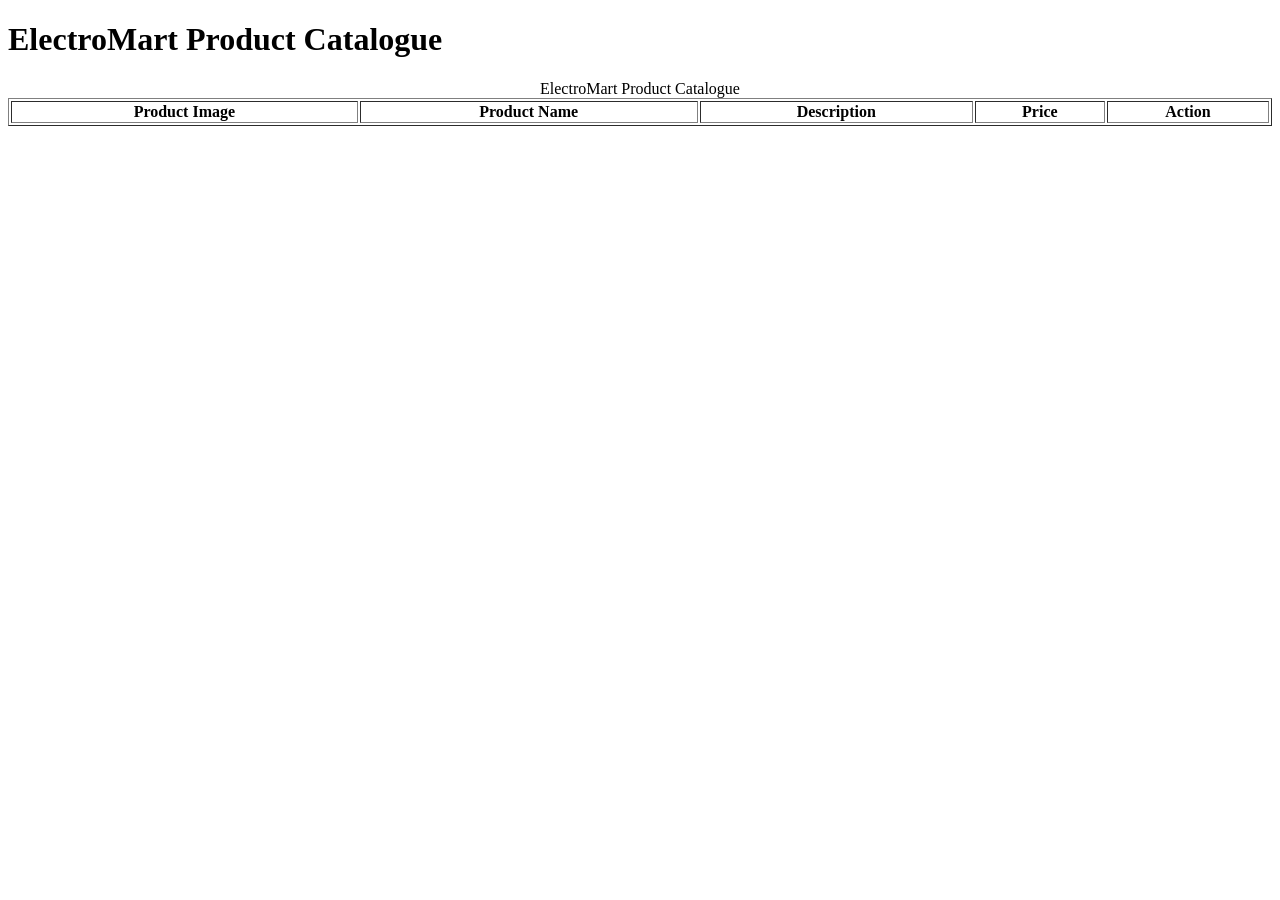
<file: Mid/index.html>
<!DOCTYPE html>
<html lang="en">
<head>
    <meta charset="UTF-8">
    <h1>ElectroMart Product Catalogue</h1>
</head>
<body>

<table border="1" width="100%">
        
        <caption>ElectroMart Product Catalogue</caption>
        
        
        <thead>
            <tr>
                <th>Product Image</th>
                <th>Product Name</th>
                <th>Description</th>
                <th>Price</th>
                <th>Action</th>
            </tr>
        </thead>
</file>
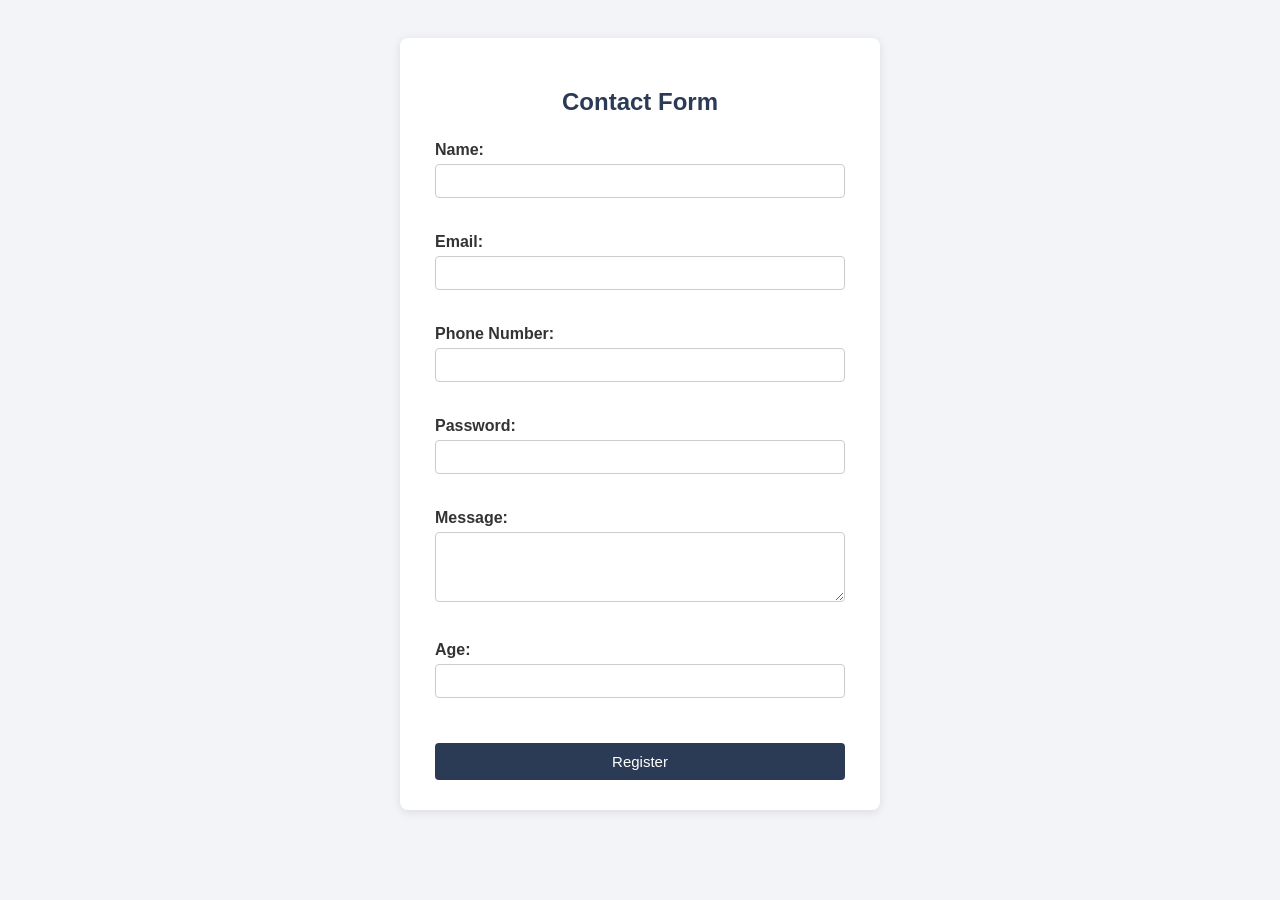
<file: Mid/contact.html>
<!DOCTYPE html>
<html lang="en">
<head>
<meta charset="UTF-8">
<title>Contact Form Validation</title>
<style>
    * {
        box-sizing: border-box;
    }
    body {
        font-family: Arial, sans-serif;
        background: #f2f4f7;
        display: flex;
        justify-content: center;
        padding: 30px 15px;
    }
    .container {
        background: #ffffff;
        width: 100%;
        max-width: 480px;
        padding: 30px 35px;
        border-radius: 8px;
        box-shadow: 0 2px 10px rgba(0,0,0,0.1);
    }
    h2 {
        text-align: center;
        color: #2b3a55;
        margin-bottom: 25px;
    }
    label {
        display: block;
        margin-top: 15px;
        margin-bottom: 5px;
        font-weight: bold;
        color: #333;
    }
    input, textarea {
        width: 100%;
        padding: 8px 10px;
        border: 1px solid #ccc;
        border-radius: 4px;
        font-size: 14px;
    }
    textarea {
        resize: vertical;
        min-height: 70px;
    }
    input.invalid, textarea.invalid {
        border-color: #d9534f;
    }
    input.valid, textarea.valid {
        border-color: #5cb85c;
    }
    .error-message {
        color: #d9534f;
        font-size: 13px;
        margin-top: 4px;
        min-height: 16px;
    }
    button {
        margin-top: 25px;
        width: 100%;
        padding: 10px;
        background: #2b3a55;
        color: #fff;
        border: none;
        border-radius: 4px;
        font-size: 15px;
        cursor: pointer;
    }
    button:hover {
        background: #1c2740;
    }
    #successMessage {
        display: none;
        background: #eaf7ea;
        border: 1px solid #5cb85c;
        color: #256029;
        padding: 20px;
        border-radius: 8px;
        margin-top: 20px;
        line-height: 1.6;
    }
    #successMessage h3 {
        margin-top: 0;
        color: #256029;
    }
</style>
</head>
<body>

<div class="container">
    <h2>Contact Form</h2>

    <form id="contactForm" novalidate>
        <label for="name">Name:</label>
        <input type="text" id="name">
        <div class="error-message" id="nameError"></div>

        <label for="email">Email:</label>
        <input type="text" id="email">
        <div class="error-message" id="emailError"></div>

        <label for="phone">Phone Number:</label>
        <input type="text" id="phone">
        <div class="error-message" id="phoneError"></div>

        <label for="password">Password:</label>
        <input type="password" id="password">
        <div class="error-message" id="passwordError"></div>

        <label for="message">Message:</label>
        <textarea id="message"></textarea>
        <div class="error-message" id="messageError"></div>

        <label for="age">Age:</label>
        <input type="text" id="age">
        <div class="error-message" id="ageError"></div>

        <button type="submit">Register</button>
    </form>

    <div id="successMessage"></div>
</div>

<script>
// Grab elements using the DOM
var form = document.getElementById("contactForm");

var nameInput = document.getElementById("name");
var emailInput = document.getElementById("email");
var phoneInput = document.getElementById("phone");
var passwordInput = document.getElementById("password");
var messageInput = document.getElementById("message");
var ageInput = document.getElementById("age");

var nameError = document.getElementById("nameError");
var emailError = document.getElementById("emailError");
var phoneError = document.getElementById("phoneError");
var passwordError = document.getElementById("passwordError");
var messageError = document.getElementById("messageError");
var ageError = document.getElementById("ageError");

var successMessage = document.getElementById("successMessage");

// Helper to show an error on a field
function showError(input, errorEl, msg) {
    input.classList.add("invalid");
    input.classList.remove("valid");
    errorEl.textContent = msg;
}

// Helper to clear an error on a field (valid state)
function clearError(input, errorEl) {
    input.classList.remove("invalid");
    input.classList.add("valid");
    errorEl.textContent = "";
}

// ---- Individual field validators ----
// Each returns true if valid, false if not, and updates the DOM accordingly.

function validateName() {
    var value = nameInput.value.trim();
    if (value === "") {
        showError(nameInput, nameError, "Name is required.");
        return false;
    }
    var regex = /^[A-Za-z ]{3,}$/;
    if (!regex.test(value)) {
        showError(nameInput, nameError, "Name must be alphabets/spaces only, min 3 characters.");
        return false;
    }
    clearError(nameInput, nameError);
    return true;
}

function validateEmail() {
    var value = emailInput.value.trim();
    if (value === "") {
        showError(emailInput, emailError, "Email is required.");
        return false;
    }
    var regex = /^[^\s@]+@[^\s@]+\.[^\s@]+$/;
    if (!regex.test(value)) {
        showError(emailInput, emailError, "Please enter a valid email address.");
        return false;
    }
    clearError(emailInput, emailError);
    return true;
}

function validatePhone() {
    var value = phoneInput.value.trim();
    if (value === "") {
        showError(phoneInput, phoneError, "Phone number is required.");
        return false;
    }
    var regex = /^[0-9]{10}$/;
    if (!regex.test(value)) {
        showError(phoneInput, phoneError, "Phone number must be exactly 10 digits.");
        return false;
    }
    clearError(phoneInput, phoneError);
    return true;
}

function validatePassword() {
    var value = passwordInput.value;
    if (value === "") {
        showError(passwordInput, passwordError, "Password is required.");
        return false;
    }
    var regex = /^(?=.*[a-z])(?=.*[A-Z])(?=.*\d)(?=.*[^A-Za-z0-9]).{8,}$/;
    if (!regex.test(value)) {
        showError(passwordInput, passwordError,
            "Min 8 characters, 1 uppercase, 1 lowercase, 1 number, 1 special character.");
        return false;
    }
    clearError(passwordInput, passwordError);
    return true;
}

function validateMessage() {
    var value = messageInput.value.trim();
    if (value === "") {
        showError(messageInput, messageError, "Message is required.");
        return false;
    }
    if (value.length < 10) {
        showError(messageInput, messageError, "Message must be at least 10 characters.");
        return false;
    }
    clearError(messageInput, messageError);
    return true;
}

function validateAge() {
    var value = ageInput.value.trim();
    if (value === "") {
        showError(ageInput, ageError, "Age is required.");
        return false;
    }
    if (isNaN(value) || Number(value) < 18) {
        showError(ageInput, ageError, "You must be 18 years or older.");
        return false;
    }
    clearError(ageInput, ageError);
    return true;
}

// Re-validate a field as the user types, so errors disappear once fixed
nameInput.addEventListener("input", validateName);
emailInput.addEventListener("input", validateEmail);
phoneInput.addEventListener("input", validatePhone);
passwordInput.addEventListener("input", validatePassword);
messageInput.addEventListener("input", validateMessage);
ageInput.addEventListener("input", validateAge);

// Handle form submission
form.addEventListener("submit", function (e) {
    e.preventDefault();

    var isNameValid = validateName();
    var isEmailValid = validateEmail();
    var isPhoneValid = validatePhone();
    var isPasswordValid = validatePassword();
    var isMessageValid = validateMessage();
    var isAgeValid = validateAge();

    var allValid = isNameValid && isEmailValid && isPhoneValid &&
                    isPasswordValid && isMessageValid && isAgeValid;

    if (!allValid) {
        successMessage.style.display = "none";
        return;
    }

    // Build the success message using the DOM
    successMessage.innerHTML =
        "<h3>Registration Successful!</h3>" +
        "<p>Name: " + nameInput.value.trim() + "</p>" +
        "<p>Email: " + emailInput.value.trim() + "</p>" +
        "<p>Phone: " + phoneInput.value.trim() + "</p>" +
        "<p>Age: " + ageInput.value.trim() + "</p>" +
        "<p>Message: " + messageInput.value.trim() + "</p>" +
        "<p>Thank you for registering successfully.</p>";

    successMessage.style.display = "block";
    form.reset();

    // Clear the valid/invalid styling after reset
    [nameInput, emailInput, phoneInput, passwordInput, messageInput, ageInput].forEach(function (input) {
        input.classList.remove("valid", "invalid");
    });
});
</script>

</body>
</html>
</file>
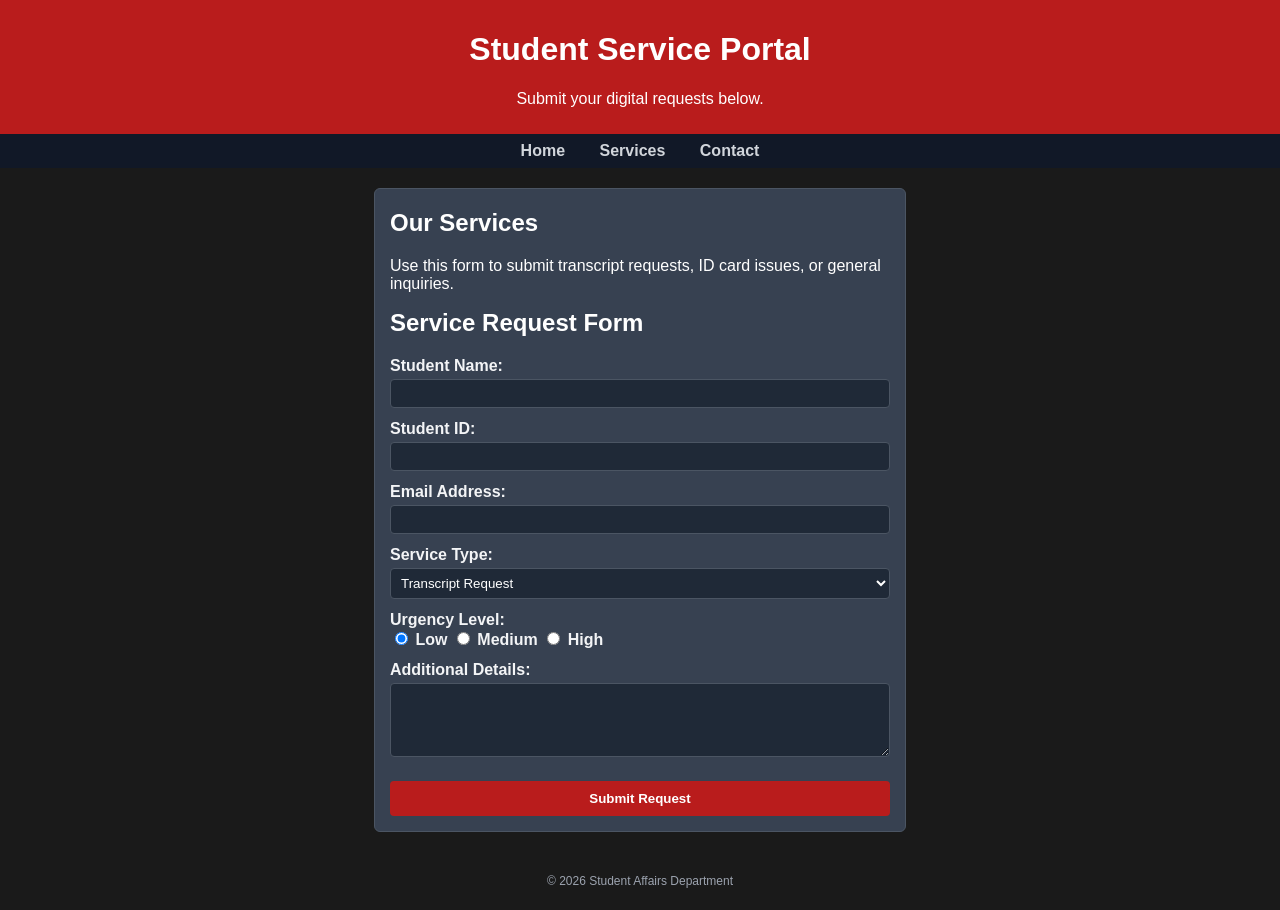
<file: Mid/CSS Lab Task.html>
<!DOCTYPE html>
<html lang="en">
<head>
    <meta charset="UTF-8">
    <title>Student Portal</title>
    <link rel="stylesheet" href="style.css">
</head>
<body>
<header>
        <h1>Student Service Portal</h1>
        <p>Submit your digital requests below.</p>
    </header>
	<nav>
        <a href="#">Home</a>
        <a href="#">Services</a>
        <a href="#">Contact</a>
    </nav>
	
	<main>
        <section>
            <h2>Our Services</h2>
            <p>Use this form to submit transcript requests, ID card issues, or general inquiries.</p>
        </section>

        <section>
            <form action="#" method="POST">
                <h2>Service Request Form</h2>
                
                <label>Student Name:</label>
                <input type="text" required>

                <label>Student ID:</label>
                <input type="text" maxlength="10" required>

                <label>Email Address:</label>
                <input type="email" required>

                <label>Service Type:</label>
                <select>
                    <option>Transcript Request</option>
                    <option>ID Card Issue</option>
                    <option>General Inquiry</option>
                </select>

                <label>Urgency Level:</label>
                <input type="radio" id="low" name="urgency" checked> <label for="low" style="display:inline;">Low</label>
                <input type="radio" id="medium" name="urgency"> <label for="medium" style="display:inline;">Medium</label>
                <input type="radio" id="high" name="urgency"> <label for="high" style="display:inline;">High</label>

                <label>Additional Details:</label>
                <textarea rows="4"></textarea>

                <button type="submit">Submit Request</button>
            </form>
        </section>
    </main>
	
	<footer>
        <p>&copy; 2026 Student Affairs Department</p>
    </footer>

</body>
</html>
</file>
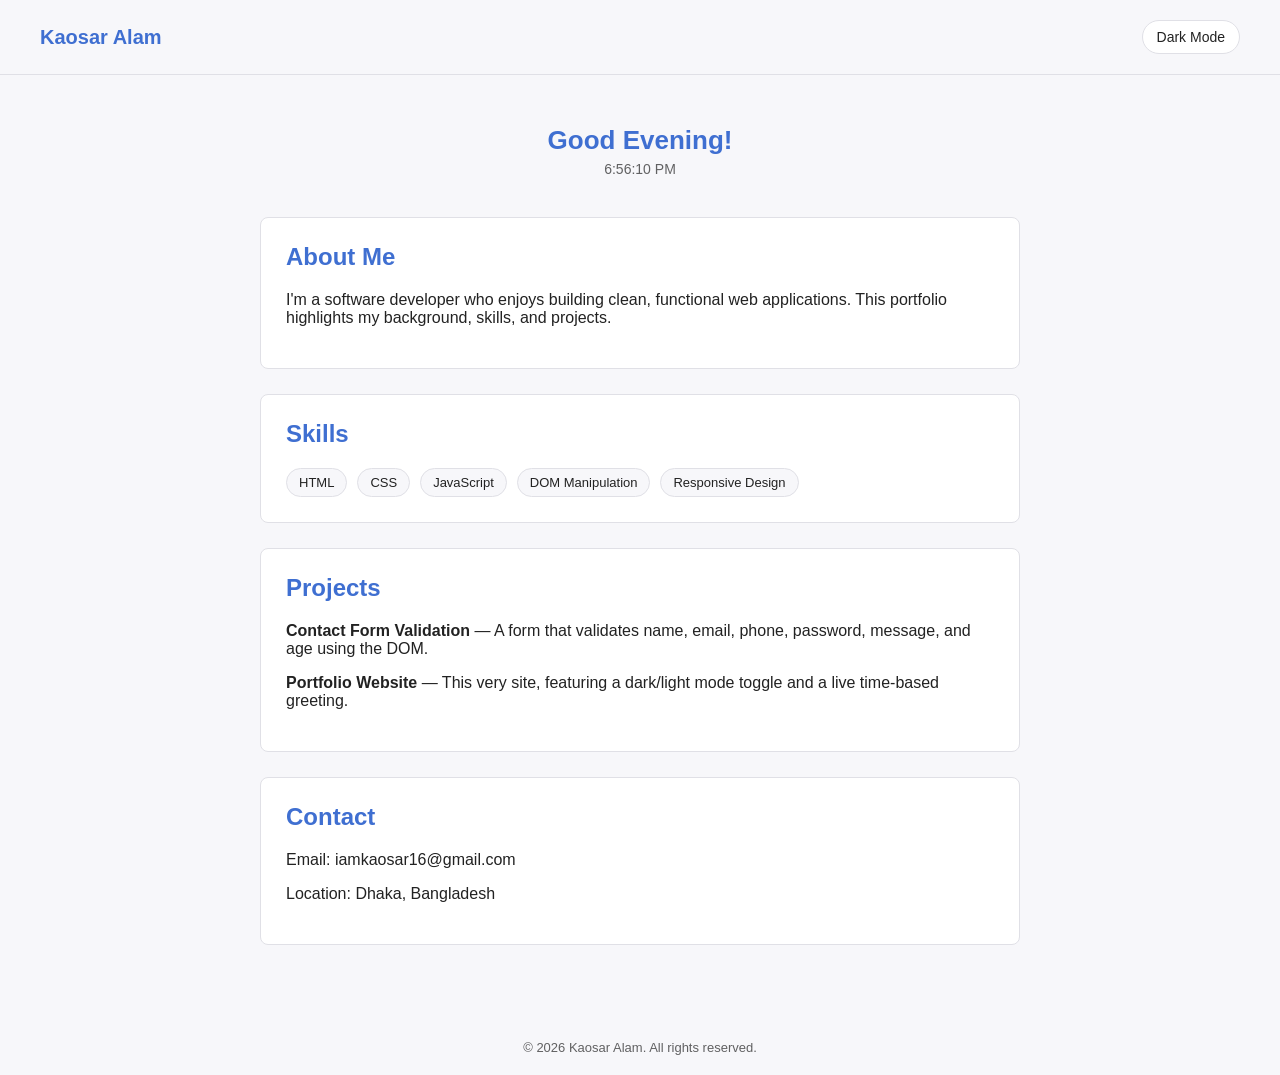
<file: Mid/portfolio.html>
<!DOCTYPE html>
<html lang="en">
<head>
<meta charset="UTF-8">
<title>My Portfolio</title>
<style>
    :root {
        --bg: #f7f7fa;
        --text: #222;
        --card-bg: #ffffff;
        --accent: #3f6fd1;
        --border: #e0e0e6;
    }
    [data-theme="dark"] {
        --bg: #14161a;
        --text: #ececec;
        --card-bg: #1f2229;
        --accent: #6f9bff;
        --border: #2c2f36;
    }
    * {
        box-sizing: border-box;
    }
    body {
        margin: 0;
        font-family: 'Segoe UI', Arial, sans-serif;
        background: var(--bg);
        color: var(--text);
        transition: background 0.3s, color 0.3s;
    }
    header {
        display: flex;
        justify-content: space-between;
        align-items: center;
        padding: 20px 40px;
        border-bottom: 1px solid var(--border);
    }
    header h1 {
        font-size: 20px;
        margin: 0;
        color: var(--accent);
    }
    #themeToggle {
        background: var(--card-bg);
        border: 1px solid var(--border);
        color: var(--text);
        padding: 8px 14px;
        border-radius: 20px;
        cursor: pointer;
        font-size: 14px;
    }
    section {
        max-width: 800px;
        margin: 0 auto;
        padding: 50px 20px;
    }
    #greeting {
        text-align: center;
        font-size: 26px;
        font-weight: bold;
        color: var(--accent);
        margin-bottom: 5px;
    }
    #clock {
        text-align: center;
        font-size: 14px;
        opacity: 0.7;
        margin-bottom: 40px;
    }
    .card {
        background: var(--card-bg);
        border: 1px solid var(--border);
        border-radius: 8px;
        padding: 25px;
        margin-bottom: 25px;
    }
    h2 {
        color: var(--accent);
        margin-top: 0;
    }
    .skills {
        display: flex;
        flex-wrap: wrap;
        gap: 10px;
    }
    .skills span {
        background: var(--bg);
        border: 1px solid var(--border);
        padding: 6px 12px;
        border-radius: 15px;
        font-size: 13px;
    }
    footer {
        text-align: center;
        padding: 20px;
        font-size: 13px;
        opacity: 0.7;
    }
</style>
</head>
<body>

<header>
    <h1>Kaosar Alam</h1>
    <button id="themeToggle">Dark Mode</button>
</header>

<section>
    <div id="greeting"></div>
    <div id="clock"></div>

    <div class="card" id="about">
        <h2>About Me</h2>
        <p>I'm a software developer who enjoys building clean, functional web
        applications. This portfolio highlights my background, skills, and
        projects.</p>
    </div>

    <div class="card" id="skills-section">
        <h2>Skills</h2>
        <div class="skills">
            <span>HTML</span>
            <span>CSS</span>
            <span>JavaScript</span>
            <span>DOM Manipulation</span>
            <span>Responsive Design</span>
        </div>
    </div>

    <div class="card" id="projects">
        <h2>Projects</h2>
        <p><strong>Contact Form Validation</strong> — A form that validates
        name, email, phone, password, message, and age using the DOM.</p>
        <p><strong>Portfolio Website</strong> — This very site, featuring a
        dark/light mode toggle and a live time-based greeting.</p>
    </div>

    <div class="card" id="contact">
        <h2>Contact</h2>
        <p>Email: iamkaosar16@gmail.com</p>
        <p>Location: Dhaka, Bangladesh</p>
    </div>
</section>

<footer>
    &copy; <span id="year"></span> Kaosar Alam. All rights reserved.
</footer>

<script>
// ---- Theme Switcher ----
var themeToggle = document.getElementById("themeToggle");
var html = document.documentElement;

function applyTheme(theme) {
    html.setAttribute("data-theme", theme);
    themeToggle.textContent = theme === "dark" ? "Light Mode" : "Dark Mode";
}

// Default to light mode on load
applyTheme("light");

themeToggle.addEventListener("click", function () {
    var current = html.getAttribute("data-theme");
    applyTheme(current === "dark" ? "light" : "dark");
});

// ---- Live Clock / Time-Based Greeting ----
var greetingEl = document.getElementById("greeting");
var clockEl = document.getElementById("clock");

function updateClock() {
    var now = new Date();
    var hours = now.getHours();

    var greeting;
    if (hours < 12) {
        greeting = "Good Morning!";
    } else if (hours < 18) {
        greeting = "Good Afternoon!";
    } else {
        greeting = "Good Evening!";
    }

    greetingEl.textContent = greeting;
    clockEl.textContent = now.toLocaleTimeString();
}

updateClock();
setInterval(updateClock, 1000);

// ---- Footer year ----
document.getElementById("year").textContent = new Date().getFullYear();
</script>

</body>
</html>
</file>
<file: Mid/style.css>
body {
    font-family: Arial, sans-serif;
    margin: 0;
    padding: 0;
    background-color: #1a1a1a; 
    color: #ffffff; 
}


header {
    background-color: #b91c1c; 
    color: white;
    text-align: center;
    padding: 10px;
}

nav {
    background-color: #111827; 
    text-align: center;
    padding: 8px;
}

nav a {
    color: #d1d5db; 
    text-decoration: none;
    padding: 0 15px;
    font-weight: bold;
}

nav a:hover {
    color: #ffffff;
    text-decoration: underline;
}


main {
    max-width: 500px;
    margin: 20px auto;
    padding: 15px;
    background: #374151; 
    border: 1px solid #4b5563; 
    border-radius: 6px;
}


h2 {
    color: #ffffff;
    margin-top: 5px;
}

label {
    display: block;
    margin-top: 12px;
    font-weight: bold;
    color: #f3f4f6; 
}

input[type="text"], input[type="email"], select, textarea {
    width: 100%;
    padding: 6px;
    margin-top: 4px;
    box-sizing: border-box;
    background-color: #1f2937;
    border: 1px solid #4b5563;
    color: white;
    border-radius: 4px;
}


button {
    background-color: #b91c1c; 
    color: white;
    border: none;
    padding: 10px;
    width: 100%;
    margin-top: 20px;
    cursor: pointer;
    font-weight: bold;
    border-radius: 4px;
}

button:hover {
    background-color: #991b1b; 
}


footer {
    text-align: center;
    padding: 10px;
    font-size: 12px;
    color: #9ca3af; 
}
</file>
